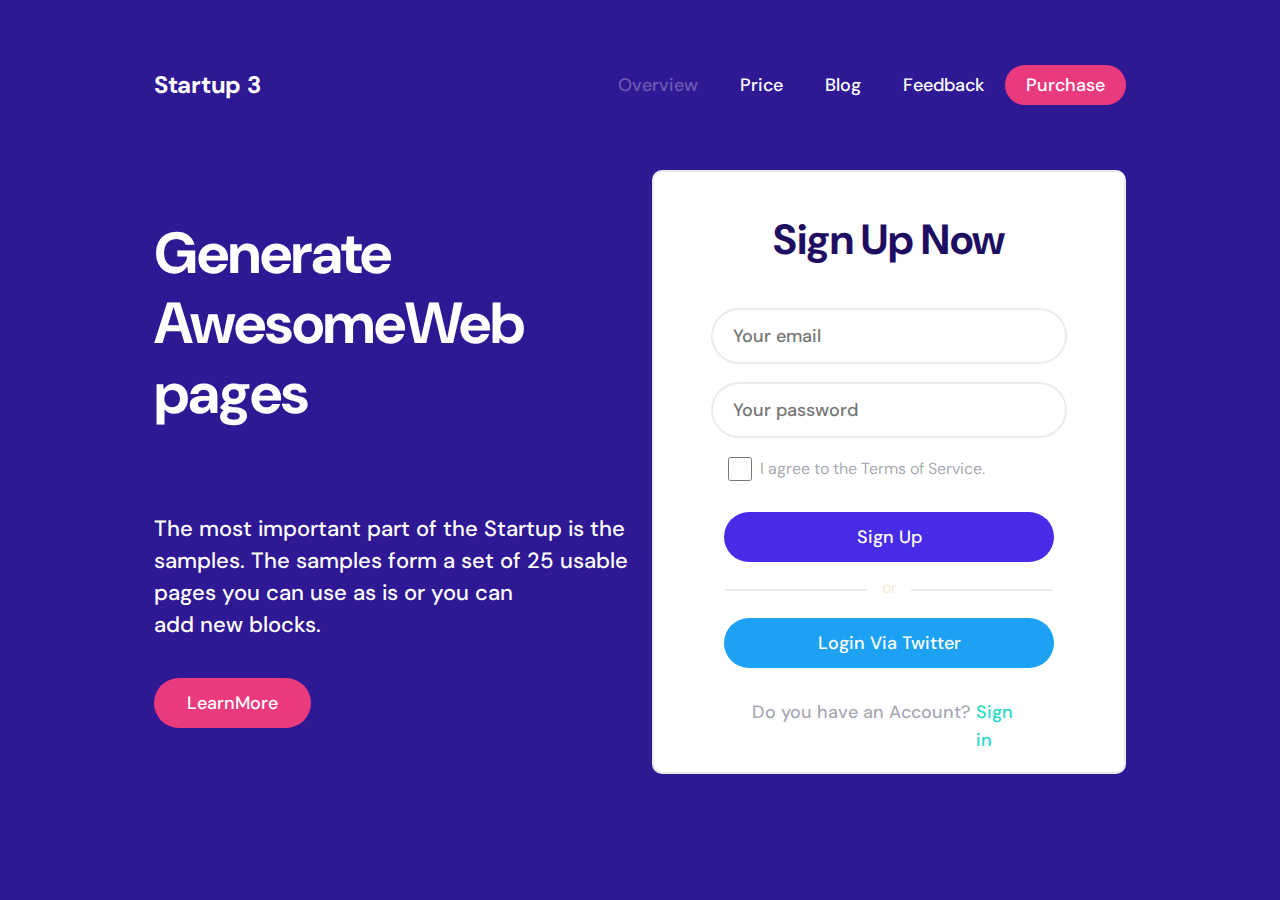
<file: index.html>
<!DOCTYPE html>
<html lang="en">

<head>
    <meta charset="UTF-8">
    <meta name="viewport" content="width=device-width, initial-scale=1.0">
    <link rel="preconnect" href="https://fonts.googleapis.com">
    <link rel="preconnect" href="https://fonts.gstatic.com" crossorigin>
    <link
        href="https://fonts.googleapis.com/css2?family=DM+Sans:ital,opsz,wght@0,9..40,100;0,9..40,200;0,9..40,300;0,9..40,400;0,9..40,500;0,9..40,600;0,9..40,700;0,9..40,800;0,9..40,900;0,9..40,1000;1,9..40,100;1,9..40,200;1,9..40,300;1,9..40,400;1,9..40,500;1,9..40,600;1,9..40,700;1,9..40,800;1,9..40,900;1,9..40,1000&display=swap"
        rel="stylesheet">
    <title>Document</title>
</head>

<body>
    <header class="header">
        <div class="header_child">
            <div class="startup">Startup 3</div>
            <div class="items">
                <ul>
                    <li class="list_item" active="false" diactive="true">Overview</li>
                    <li class="list_item" active="false" diactive="false">Price</li>
                    <li class="list_item" active="false" diactive="false">Blog</li>
                    <li class="list_item" active="false" diactive="false">Feedback</li>
                    <li class="list_item" active="true" diactive="false">Purchase</li>
                </ul>
            </div>
        </div>
    </header>
    <div class="content">
        <div class="content_group">
            <div class="content_group_left">
                <h2 class="header_text">Generate <br />AwesomeWeb<br />pages</h2>
                <h5 class="description">The most important part of the Startup is the <br />samples. The samples form a
                    set of 25 usable <br />
                    pages you can use as is or you can <br />add new blocks.</h5>
                <button class="learn_more" type="submit">LearnMore</button>
            </div>
            <div class="content_group_right">
                <h3 class="signup_title">Sign Up Now</h3>
                <form class="form">
                    <label for="email"></label>
                    <input type="text" name="email" id="email" placeholder="Your email" class="text_filed"><br>
                    <label for="password"></label>
                    <input type="password" name="password" id="password" placeholder="Your password" class="text_filed">
                    <br>
                    <label for="login"></label>
                    <div class="check_group">
                        <input type="checkbox" name="check" id="check" class="check_box">
                        <label for="check" class="check_box_label">I agree to the Terms of Service.</label>
                    </div>
                </form>
                <div class="social_signs">
                    <button class="sign_up" type="submit">Sign Up</button>
                    <div class="divider_group">
                        <div class="divider"></div>
                        <div class="or">or</div>
                        <div class="divider"></div>
                    </div>
                    <button class="twitter" type="text">Login Via Twitter</button>
                    <div class="account">
                        <div class="account_label">Do you have an Account?</div>
                        <div class="sign_in">Sign in</div>
                    </div>
                </div>
            </div>
        </div>
    </div>
    </div>
    <link rel="stylesheet" href="index.css">
</body>

</html>
</file>
<file: index.css>
body {
    background: #2F1893;
}

.header {
    margin-top: 65px;
    width: 100%;
    align-items: center;
    display: flex;
    justify-content: center;
}

.header_child {
    height: 40px;
    width: 972px;
    display: flex;
    justify-content: space-between;
    left: 213px;
    align-items: center;
}

ul {
    display: flex;
    list-style: none;
    line-height: 26px;
}

.startup {
    color: white;
    font-family: 'DM Sans', sans-serif;
    font-size: 24px;
    font-weight: 700;
    line-height: 31.25px;
    letter-spacing: -0.29px;
    text-align: center;

}
.list_item{
height: 26px;
font-family:'DM Sans', sans-serif;
font-size: 18px;
font-weight: 500;
line-height: 26px;
letter-spacing: 0px;
text-align: left;
color:#FFFFFF;
padding: 7px 21px;
}

li[active=true]{
    background: #E93A7D;
    border-radius: 100px;
}

li[diactive=true]{
    color: rgba(255, 255, 255, 0.3);
}

.items {
    list-style: none;
    display: flex;
}

.content {
    margin-top: 65px;
    width: 100%;
    align-items: center;
    display: flex;
    justify-content: center;
}

.content_group {
    display: flex;
    width: 972px;
    justify-content: space-between;
}

.content_group_left {
    display: flex;
    flex-direction: column;
}


.header_text {
    font-family: 'DM Sans', sans-serif;
    font-size: 58px;
    font-weight: 700;
    line-height: 70px;
    letter-spacing: -1px;
    text-align: left;
    color: #FFFFFF;
}

.description {
    font-family: 'DM Sans', sans-serif;
    font-size: 22px;
    font-weight: 500;
    line-height: 32px;
    letter-spacing: 0px;
    text-align: left;
    color: #FFFFFF;
}

.learn_more {
    width: 157px;
    height: 50px;
    font-family: 'DM Sans', sans-serif;
    font-size: 18px;
    font-weight: 500;
    line-height: 26px;
    letter-spacing: 0px;
    text-align: center;
    background: #E93A7D;
    border-radius: 100px;
    border: none;
    color: #FFFFFF;
}

.content_group_right {
    width: 470px;
    height: 600px;
    background: #FFFFFF;
    border: 2px solid #EBEAED;
    border-radius: 10px;
    display: flex;
    flex-direction: column;
}

.signup_title {
    font-family: 'DM Sans', sans-serif;
    font-size: 42px;
    font-weight: 700;
    line-height: 52px;
    letter-spacing: -0.4000000059604645px;
    text-align: center;
    color: #1E0E62;

}

.text_filed {
        width: 330px;
        height: 50px;
        padding-left: 20px;
        border-radius: 100px;
        border: 2px solid #EBEAED;
        font-family: 'DM Sans', sans-serif;
        font-size: 18px;
        font-weight: 500;
        line-height: 26px;
        letter-spacing: 0px;
        text-align: left;
        color: rgba(21, 20, 57, 0.4);
    }

.form {
    display: flex;
    flex-direction: column;
    align-items: center;
}

.check_group {
    height: 26.4px;
    width: 330px;
    display: flex;
    align-items: center;
}
.check_box {
    height: 24px;
    width: 24px;
    accent-color:#25DAC5;
    margin-right: 8px;
}

.check_box_label{
font-family:'DM Sans', sans-serif;
font-size: 16px;
font-weight: 400;
line-height: 26px;
letter-spacing: 0px;
text-align: left;
color: rgba(21, 20, 57, 0.4);
}
.social_signs {
    display: flex;
    flex-direction: column;
    align-items: center;
    justify-content: space-around;
    margin-top: 30px;
    
}
.sign_up {
    height: 50px;
    width: 330px;
   font-family:'DM Sans', sans-serif;
   font-size: 18px;
   font-weight: 500;
   line-height: 26px;
   letter-spacing: 0px;
   text-align: center;
   border-radius: 100px;
   background:#482BE7;
   border: none;
   color:rgba(255, 255, 255, 1);
}
.twitter{
    height: 50px;
    width: 330px;
    font-family:'DM Sans', sans-serif;
    font-size: 18px;
    font-weight: 500;
    line-height: 26px;
    letter-spacing: 0px;
    text-align: center;
    border-radius: 100px;
    background-color: #1DA1F2 ;
    border: none;
    color:rgba(255, 255, 255, 1);
    ;
}
.account_label{
    height: 28px;
    width: 230px;
  font-family:'DM Sans', sans-serif;
  font-size: 18px;
  font-weight: 500;
  line-height: 28px;
  letter-spacing: 0px;
  text-align: center;
  color: #151439;
  color: rgba(21, 20, 57, 0.4);

}
.sign_in{
    height: 28px;
    width: 56px;
   font-family:'DM Sans', sans-serif;
   font-size: 18px;
   font-weight: 500;
   line-height: 28px;
   letter-spacing: 0px;
   text-align: left;
  color:#25DAC5;
}
.account{
    display: flex;
    flex-direction: row;
    margin-top: 30px;
}
.divider_group {
    display: flex;
    flex-direction: row;
    height: 40px;
    width: 328px;
    align-items: center;
    justify-content: space-between;
    margin: 8px 0;
}
.divider{
    height: 2px;
    width: 141.57px;
    background: #EBEAED;
}
.or{
    height: 26px;
    width: 16px;
    color: antiquewhite;
    font-family: 'DM Sans', sans-serif;
    font-weight: 400;
    letter-spacing: 0px;
    text-align: center;
}
</file>
